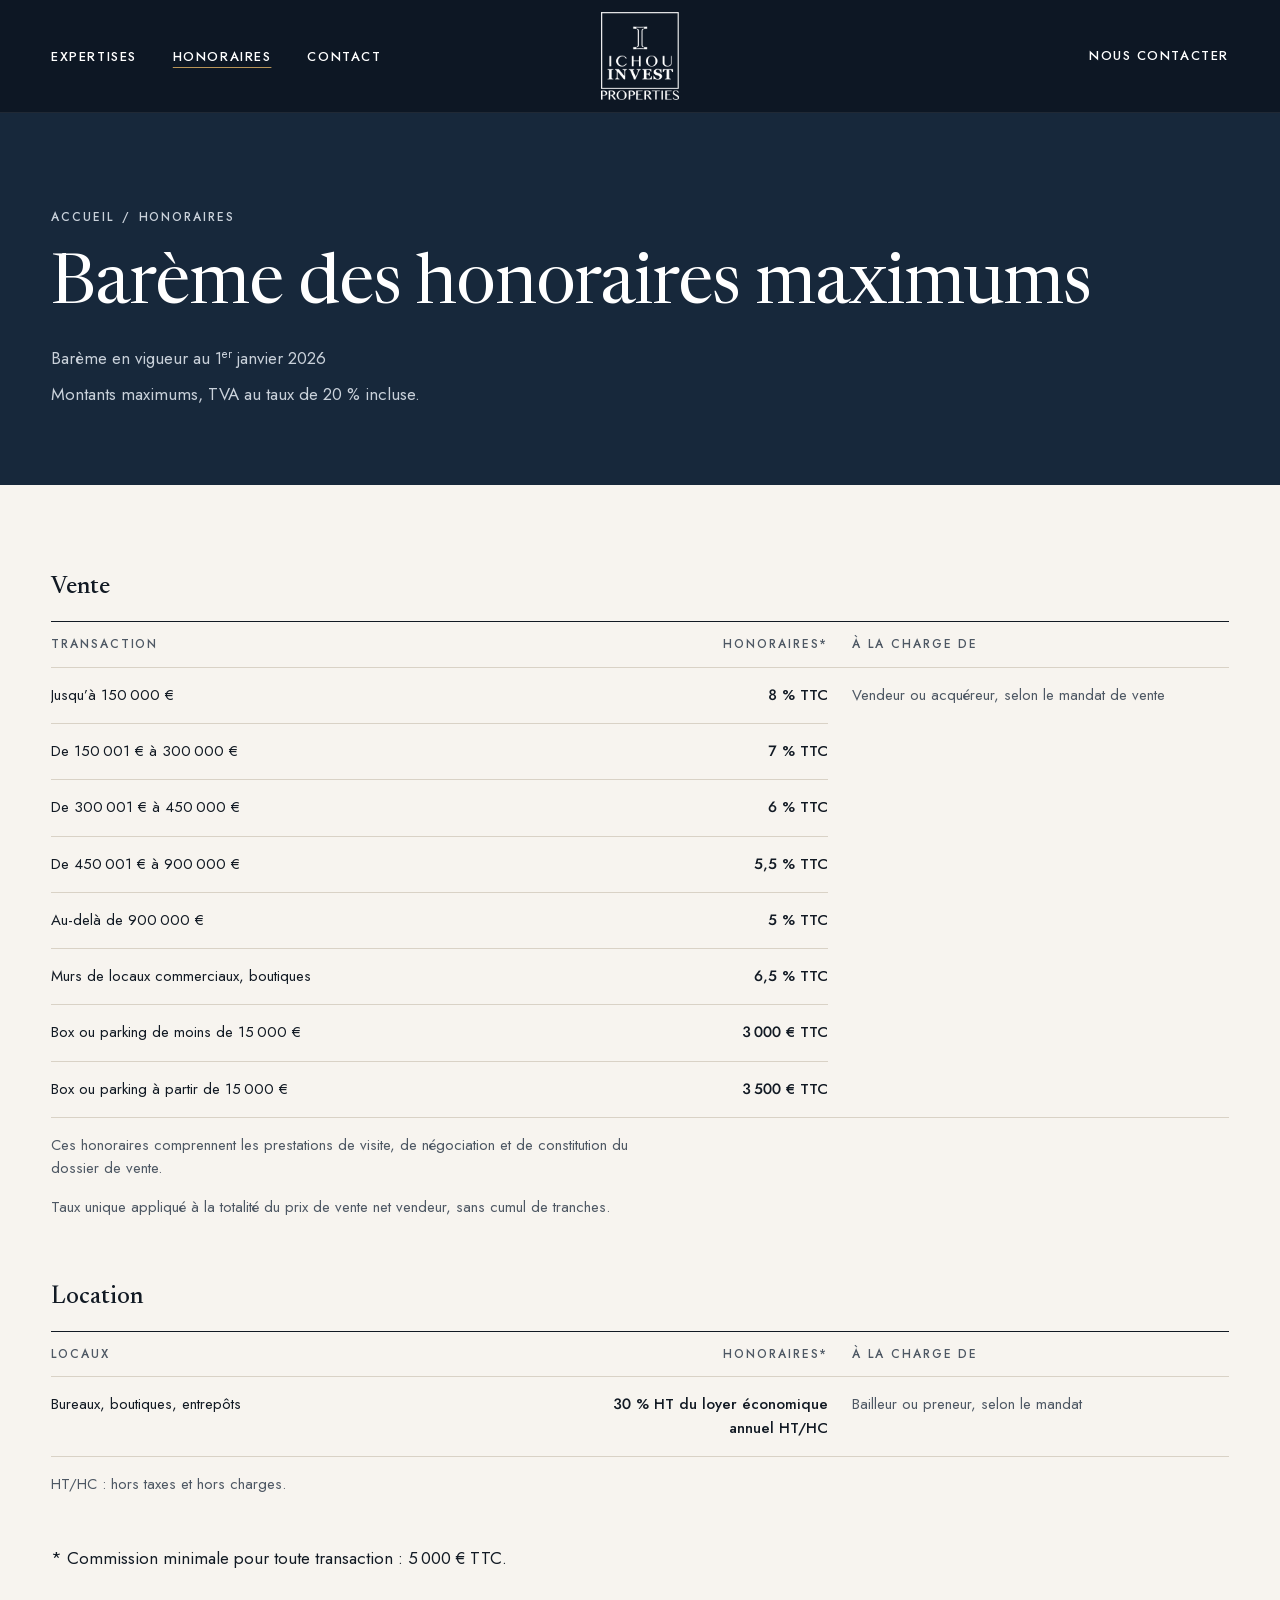
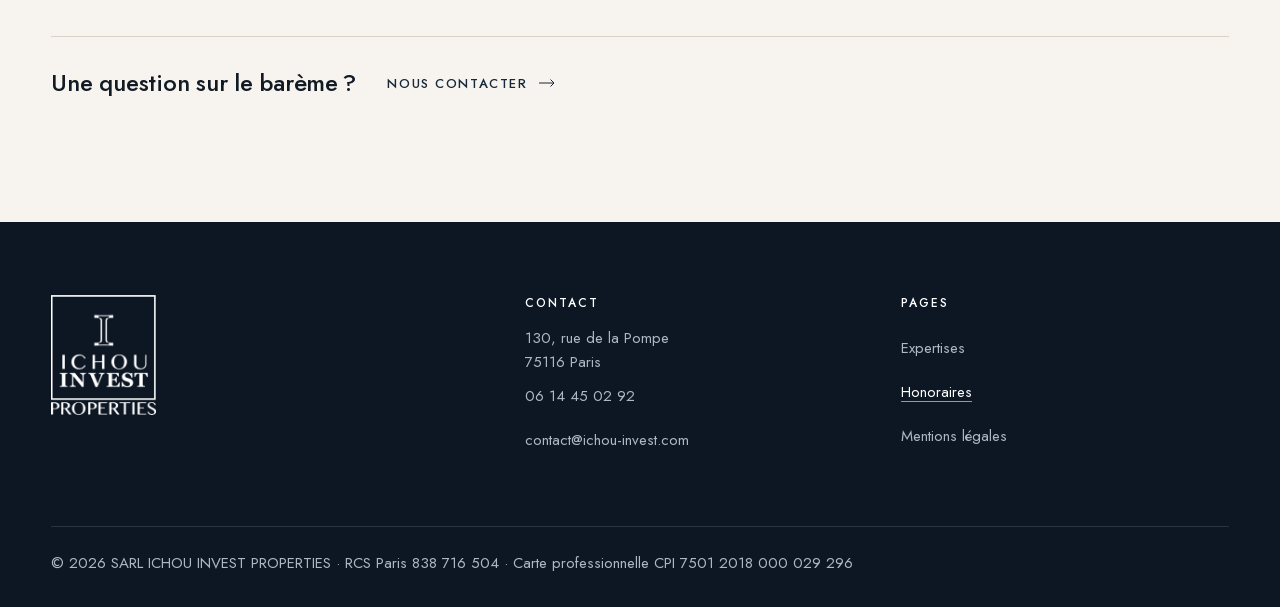
<file: honoraires.html>
<!doctype html>
<html lang="fr">
<head>
<meta charset="utf-8">
<meta name="viewport" content="width=device-width, initial-scale=1, viewport-fit=cover">
<title>Honoraires · ICHOU INVEST PROPERTIES</title>
<meta name="description" content="Barème des honoraires d’ICHOU INVEST PROPERTIES : vente et location.">
<link rel="stylesheet" href="fonts.css">
<link rel="stylesheet" href="style.css">
<script>document.documentElement.classList.add('js');document.documentElement.lang='fr';</script>
</head>
<body>
<a class="skip" href="#contenu">Aller au contenu</a>
<svg class="sprite" aria-hidden="true" focusable="false"><symbol id="mark-i" viewBox="0 0 24 36"><rect x="1" y="0" width="22" height="2" fill="currentColor"/><rect x="4" y="3.2" width="16" height="1.2" fill="currentColor"/><rect x="7.5" y="5.6" width="2.6" height="24.8" fill="currentColor"/><rect x="10.9" y="5.6" width="2.2" height="24.8" fill="currentColor"/><rect x="13.9" y="5.6" width="2.6" height="24.8" fill="currentColor"/><rect x="4" y="31.6" width="16" height="1.2" fill="currentColor"/><rect x="1" y="34" width="22" height="2" fill="currentColor"/></symbol></svg>


<header class="site-header" id="site-header">
  <div class="wrap header-inner">
    <nav class="main-nav" aria-label="Navigation principale">
      <ul><li><a class="nav-link" href="index.html#expertises">Expertises</a></li><li><a class="nav-link" href="honoraires.html" aria-current="page">Honoraires</a></li><li><a class="nav-link" href="index.html#contact">Contact</a></li></ul>
    </nav>
    <a class="brand" href="index.html" aria-label="ICHOU INVEST PROPERTIES, accueil">
      <img class="logo" src="img/logo-blanc.png" width="452" height="516" alt="ICHOU INVEST PROPERTIES">
    </a>
    <div class="header-actions">
      <a class="header-cta" href="index.html#contact">Nous contacter</a>
      <button class="text-btn menu-btn" type="button" aria-expanded="false" aria-controls="menu">Menu</button>
    </div>
  </div>
</header>

<div class="menu" id="menu" role="dialog" aria-modal="true" aria-label="Menu" hidden>
  <div class="wrap menu-inner">
    <div class="menu-top">
      <a class="brand" href="index.html" aria-label="ICHOU INVEST PROPERTIES, accueil">
        <img class="logo" src="img/logo-blanc.png" width="452" height="516" alt="ICHOU INVEST PROPERTIES">
      </a>
      <button class="text-btn menu-close" type="button">Fermer</button>
    </div>
    <nav class="menu-nav" aria-label="Menu">
      <ul><li><a href="index.html#expertises">Expertises</a></li><li><a href="honoraires.html" aria-current="page">Honoraires</a></li><li><a href="index.html#contact">Contact</a></li></ul>
    </nav>
    <address class="menu-contact">
      <a href="mailto:contact@ichou-invest.com">contact@ichou-invest.com</a>
      <span>130, rue de la Pompe, 75116&nbsp;Paris</span>
    </address>
  </div>
</div>

<main id="contenu">
  <section class="page-hero"><div class="wrap page-intro">
    <nav class="trail label" aria-label="Fil d’Ariane">
      <ol><li><a href="index.html">Accueil</a></li><li><span aria-current="page">Honoraires</span></li></ol>
    </nav>
    <h1 class="page-title">Barème des honoraires maximums</h1>
    <p class="intro-meta">Barème en vigueur au 1<sup>er</sup>&nbsp;janvier 2026</p>
    <p class="intro-meta">Montants maximums, TVA au taux de 20&nbsp;% incluse.</p>
  </div></section>

  <div class="wrap grid12 fees-grid">
    <div class="fee-tables">
      <section class="fee-group" aria-labelledby="t-vente">
        <h2 id="t-vente">Vente</h2>
        <div class="table-wrap">
          <table class="fee-table" aria-labelledby="t-vente">
            <thead><tr><th scope="col">Transaction</th><th scope="col" class="val">Honoraires*</th><th scope="col" class="payer">À la charge de</th></tr></thead>
            <tbody>
                <tr><th scope="row">Jusqu’à 150&#8239;000&nbsp;€</th><td class="val">8&nbsp;% TTC</td><td class="payer" rowspan="8">Vendeur ou acquéreur, selon le mandat de vente</td></tr>
                <tr><th scope="row">De 150&#8239;001&nbsp;€ à 300&#8239;000&nbsp;€</th><td class="val">7&nbsp;% TTC</td></tr>
                <tr><th scope="row">De 300&#8239;001&nbsp;€ à 450&#8239;000&nbsp;€</th><td class="val">6&nbsp;% TTC</td></tr>
                <tr><th scope="row">De 450&#8239;001&nbsp;€ à 900&#8239;000&nbsp;€</th><td class="val">5,5&nbsp;% TTC</td></tr>
                <tr><th scope="row">Au-delà de 900&#8239;000&nbsp;€</th><td class="val">5&nbsp;% TTC</td></tr>
                <tr><th scope="row">Murs de locaux commerciaux, boutiques</th><td class="val">6,5&nbsp;% TTC</td></tr>
                <tr><th scope="row">Box ou parking de moins de 15&#8239;000&nbsp;€</th><td class="val">3&#8239;000&nbsp;€ TTC</td></tr>
                <tr><th scope="row">Box ou parking à partir de 15&#8239;000&nbsp;€</th><td class="val">3&#8239;500&nbsp;€ TTC</td></tr>
            </tbody>
            <tfoot class="payer-foot"><tr><td colspan="3"><span class="payer-label">À la charge de</span> Vendeur ou acquéreur, selon le mandat de vente</td></tr></tfoot>
          </table>
        </div>
        <p class="fee-note">Ces honoraires comprennent les prestations de visite, de négociation et de constitution du dossier de vente.</p>
        <p class="fee-note">Taux unique appliqué à la totalité du prix de vente net vendeur, sans cumul de tranches.</p>
      </section>

      <section class="fee-group" aria-labelledby="t-location">
        <h2 id="t-location">Location</h2>
        <div class="table-wrap">
          <table class="fee-table" aria-labelledby="t-location">
            <thead><tr><th scope="col">Locaux</th><th scope="col" class="val">Honoraires*</th><th scope="col" class="payer">À la charge de</th></tr></thead>
            <tbody>
                <tr><th scope="row">Bureaux, boutiques, entrepôts</th><td class="val val-wrap"><span>30&nbsp;% HT du loyer économique annuel HT/HC</span></td><td class="payer">Bailleur ou preneur, selon le mandat</td></tr>
            </tbody>
            <tfoot class="payer-foot"><tr><td colspan="3"><span class="payer-label">À la charge de</span> Bailleur ou preneur, selon le mandat</td></tr></tfoot>
          </table>
        </div>
        <p class="fee-note">HT/HC : hors taxes et hors charges.</p>
      </section>

      <p class="fee-coverage fee-note">* Commission minimale pour toute transaction : 5&#8239;000&nbsp;€ TTC.</p>

      <div class="fee-cta">
        <p>Une question sur le barème&#8239;?</p>
        <a class="tlink" href="index.html#contact"><span>Nous contacter</span><svg viewBox="0 0 16 8" width="16" height="8" aria-hidden="true" focusable="false"><path d="M0 4h15M11.5 .5 15 4l-3.5 3.5" fill="none" stroke="currentColor" stroke-width="1"/></svg></a>
      </div>
    </div>
  </div>
</main>

<footer class="site-footer">
  <div class="wrap">
    <div class="footer-cols">
      <div>
        <a class="lockup" href="index.html" aria-label="ICHOU INVEST PROPERTIES, accueil">
          <img class="logo" src="img/logo-blanc.png" width="452" height="516" alt="ICHOU INVEST PROPERTIES">
        </a>
      </div>
      <div>
        <p class="footer-title">Contact</p>
        <address class="footer-address">
          <span>130, rue de la Pompe</span>
          <span>75116&nbsp;Paris</span>
          <a href="tel:+33614450292">06&nbsp;14&nbsp;45&nbsp;02&nbsp;92</a>
          <a href="mailto:contact@ichou-invest.com">contact@ichou-invest.com</a>
        </address>
      </div>
      <nav aria-label="Pages du site">
        <p class="footer-title">Pages</p>
        <ul class="footer-links"><li><a href="index.html#expertises">Expertises</a></li><li><a href="honoraires.html" aria-current="page">Honoraires</a></li><li><a href="mentions-legales.html">Mentions légales</a></li></ul>
      </nav>
    </div>
    <p class="footer-legal">©&nbsp;2026 SARL ICHOU INVEST PROPERTIES · RCS Paris <span class="nowrap">838 716 504</span> · Carte professionnelle <span class="nowrap">CPI 7501 2018 000 029 296</span></p>
  </div>
</footer>

<script>
(function () {
  var root = document.documentElement;
  var reduce = window.matchMedia && window.matchMedia('(prefers-reduced-motion: reduce)').matches;

  /* Photos absentes : on masque l'image cassée, l'emplacement en pierre reste visible */
  [].forEach.call(document.querySelectorAll('.ph img'), function (img) {
    img.addEventListener('error', function () { img.hidden = true; });
    if (img.getAttribute('loading') !== 'lazy' && img.complete && img.naturalWidth === 0) img.hidden = true;
  });

  /* Filet de l'en-tête après 8px de défilement */
  var header = document.getElementById('site-header');
  if (header) {
    var onScroll = function () { header.classList.toggle('is-scrolled', (window.scrollY || root.scrollTop) > 8); };
    onScroll();
    window.addEventListener('scroll', onScroll, { passive: true });
  }

  /* Menu plein écran : focus piégé, retour au bouton à la fermeture */
  var menuBtn = document.querySelector('.menu-btn');
  var sheet = document.getElementById('menu');
  if (menuBtn && sheet) {
    var closeBtn = sheet.querySelector('.menu-close');
    var siblings = [].filter.call(sheet.parentNode.children, function (el) {
      return el !== sheet && el.tagName !== 'SCRIPT' && el.tagName !== 'LINK' && el.tagName !== 'STYLE';
    });
    var focusables = function () { return [].slice.call(sheet.querySelectorAll('a[href], button:not([disabled])')); };
    var onKey = function (e) {
      if (e.key === 'Escape') { e.preventDefault(); closeMenu(true); return; }
      if (e.key !== 'Tab') return;
      var f = focusables(); if (!f.length) return;
      var first = f[0], last = f[f.length - 1];
      if (e.shiftKey && document.activeElement === first) { e.preventDefault(); last.focus(); }
      else if (!e.shiftKey && document.activeElement === last) { e.preventDefault(); first.focus(); }
    };
    var openMenu = function () {
      sheet.hidden = false;
      menuBtn.setAttribute('aria-expanded', 'true');
      root.classList.add('menu-open');
      siblings.forEach(function (el) { el.inert = true; el.setAttribute('aria-hidden', 'true'); });
      document.addEventListener('keydown', onKey);
      closeBtn.focus();
    };
    var closeMenu = function (restore) {
      if (sheet.hidden) return;
      sheet.hidden = true;
      menuBtn.setAttribute('aria-expanded', 'false');
      root.classList.remove('menu-open');
      siblings.forEach(function (el) { el.inert = false; el.removeAttribute('aria-hidden'); });
      document.removeEventListener('keydown', onKey);
      if (restore) menuBtn.focus();
    };
    menuBtn.addEventListener('click', openMenu);
    closeBtn.addEventListener('click', function () { closeMenu(true); });
    sheet.addEventListener('click', function (e) {
      var a = e.target.closest ? e.target.closest('a[href]') : null;
      if (a) closeMenu(false);
    });
    if (window.matchMedia) {
      var mq = window.matchMedia('(min-width: 980px)');
      var onMq = function (m) { if (m.matches) closeMenu(false); };
      if (mq.addEventListener) mq.addEventListener('change', onMq); else if (mq.addListener) mq.addListener(onMq);
    }
  }

  /* Copier l'adresse e-mail, avec repli par sélection du texte */
  var copyBtn = document.getElementById('copy-mail');
  if (copyBtn) {
    var status = document.getElementById('copy-status');
    var mailEl = document.getElementById('contact-mail');
    var label = copyBtn.textContent;
    var address = 'contact@ichou-invest.com';
    var timer;
    var say = function (msg, btnText) {
      if (status) status.textContent = msg;
      copyBtn.textContent = btnText;
      clearTimeout(timer);
      timer = setTimeout(function () { copyBtn.textContent = label; }, 2400);
    };
    var fallback = function () {
      var copied = false;
      try {
        var range = document.createRange();
        range.selectNodeContents(mailEl);
        var sel = window.getSelection();
        sel.removeAllRanges();
        sel.addRange(range);
        copied = document.execCommand && document.execCommand('copy');
      } catch (e) { copied = false; }
      if (copied) say('Adresse e-mail copiée.', 'Adresse copiée');
      else say('Adresse sélectionnée : copiez-la avec Ctrl+C ou Cmd+C.', 'Adresse sélectionnée');
    };
    copyBtn.addEventListener('click', function () {
      try {
        if (navigator.clipboard && navigator.clipboard.writeText) {
          navigator.clipboard.writeText(address).then(function () { say('Adresse e-mail copiée.', 'Adresse copiée'); }, fallback);
        } else { fallback(); }
      } catch (e) { fallback(); }
    });
  }

  /* Apparition au défilement : une fois, depuis un état visible (rien n'est masqué en attendant) */
  if (!reduce && 'IntersectionObserver' in window) {
    var items = [].slice.call(document.querySelectorAll('[data-reveal]'));
    var vh = window.innerHeight || root.clientHeight;
    var io = new IntersectionObserver(function (entries) {
      entries.forEach(function (en) {
        if (!en.isIntersecting) return;
        io.unobserve(en.target);
        en.target.classList.add('is-revealing');
      });
    }, { threshold: 0 });
    items.forEach(function (el) {
      if (el.getBoundingClientRect().top < vh) return;
      io.observe(el);
    });
  }
})();
</script>
</body>
</html>
</file>
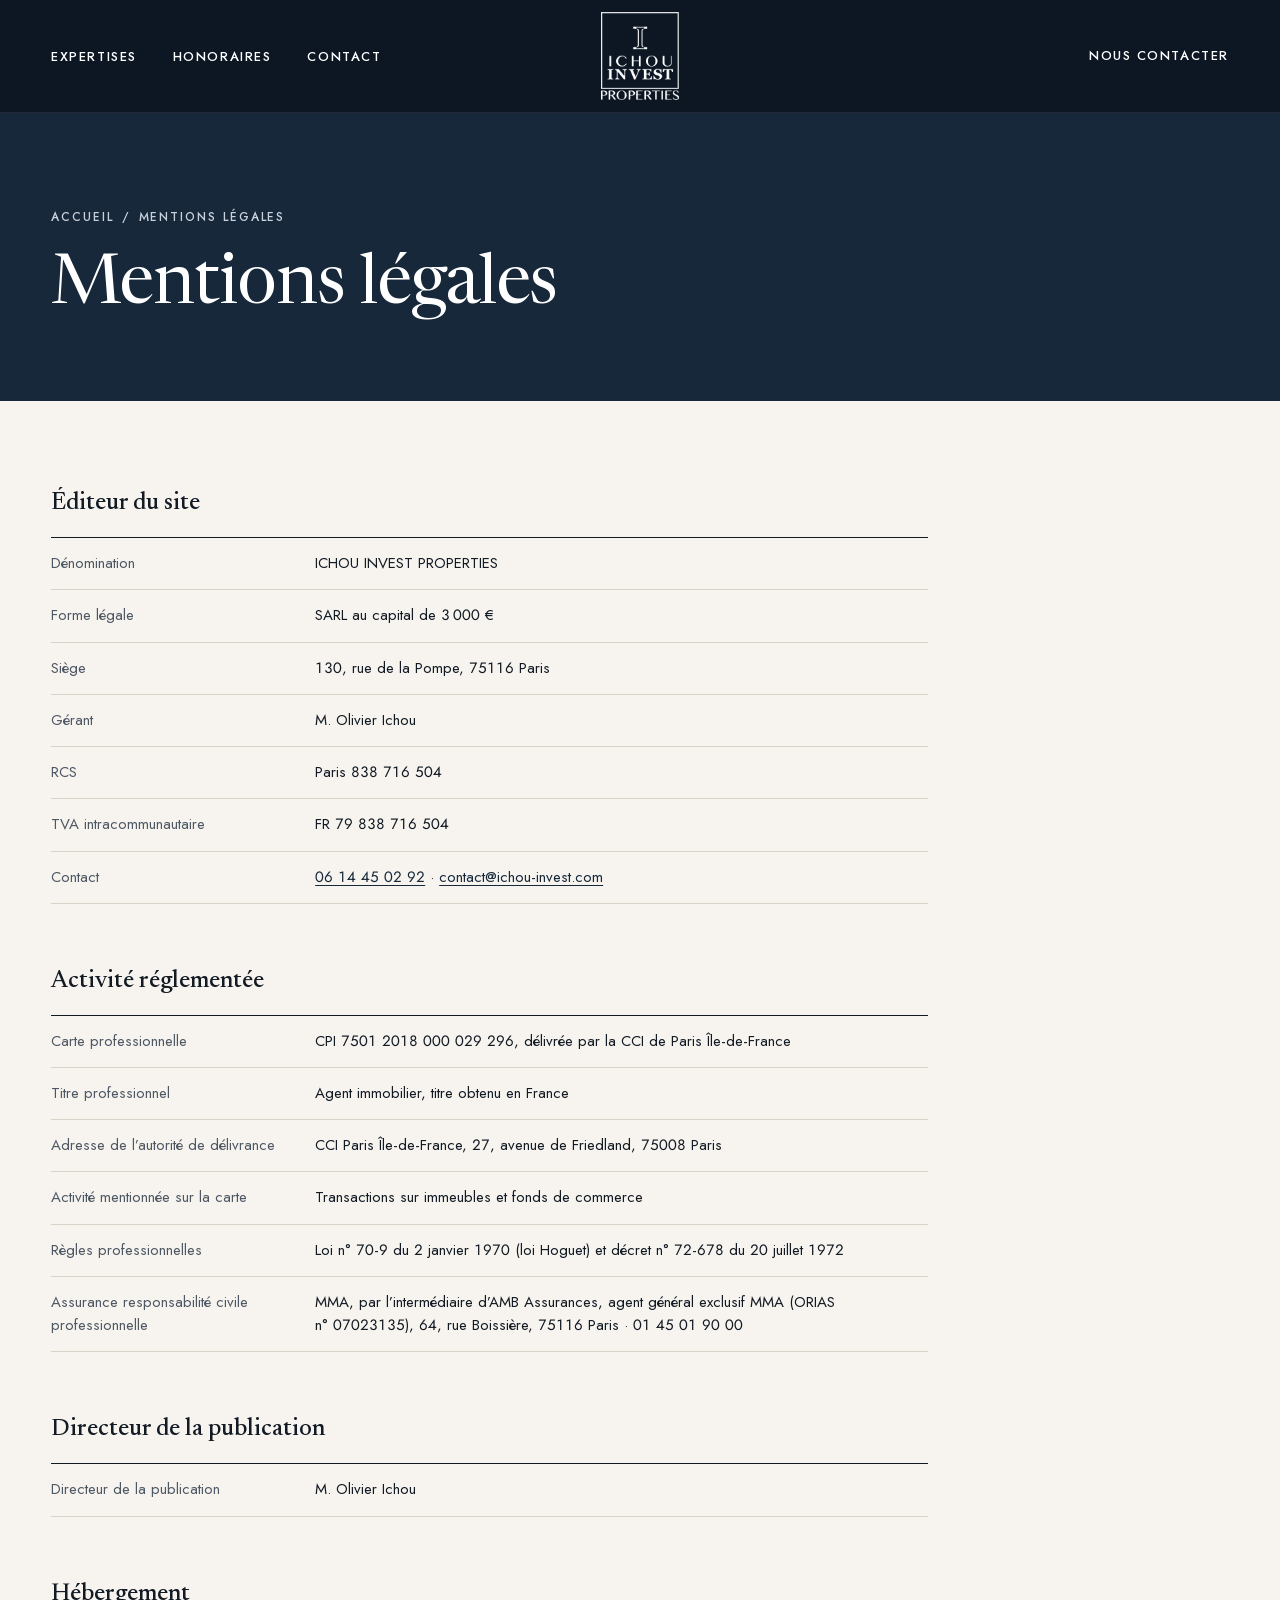
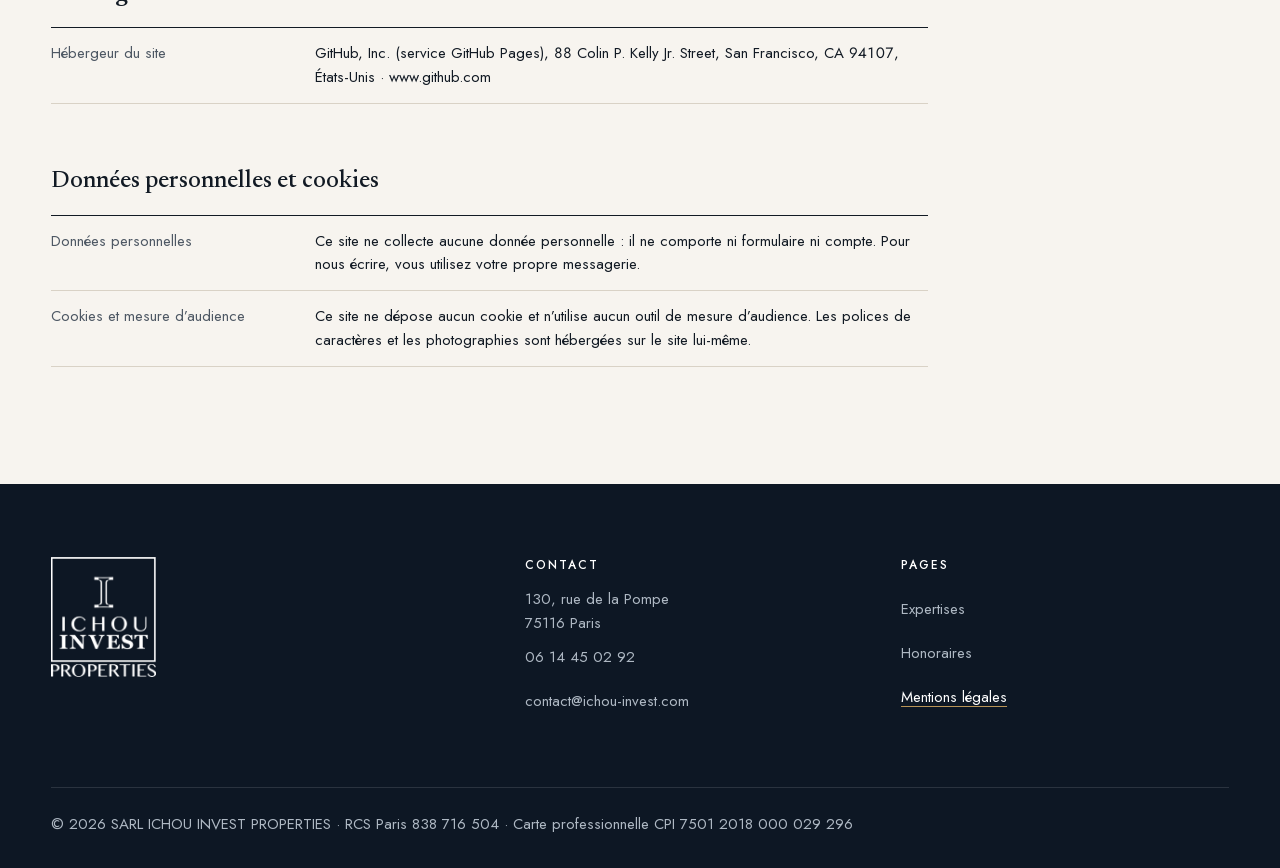
<file: mentions-legales.html>
<!doctype html>
<html lang="fr">
<head>
<meta charset="utf-8">
<meta name="viewport" content="width=device-width, initial-scale=1, viewport-fit=cover">
<title>Mentions légales · ICHOU INVEST PROPERTIES</title>
<meta name="description" content="Mentions légales d’ICHOU INVEST PROPERTIES, SARL, 130, rue de la Pompe, 75116 Paris.">
<link rel="stylesheet" href="fonts.css">
<link rel="stylesheet" href="style.css">
<script>document.documentElement.classList.add('js');document.documentElement.lang='fr';</script>
</head>
<body>
<a class="skip" href="#contenu">Aller au contenu</a>
<svg class="sprite" aria-hidden="true" focusable="false"><symbol id="mark-i" viewBox="0 0 24 36"><rect x="1" y="0" width="22" height="2" fill="currentColor"/><rect x="4" y="3.2" width="16" height="1.2" fill="currentColor"/><rect x="7.5" y="5.6" width="2.6" height="24.8" fill="currentColor"/><rect x="10.9" y="5.6" width="2.2" height="24.8" fill="currentColor"/><rect x="13.9" y="5.6" width="2.6" height="24.8" fill="currentColor"/><rect x="4" y="31.6" width="16" height="1.2" fill="currentColor"/><rect x="1" y="34" width="22" height="2" fill="currentColor"/></symbol></svg>


<header class="site-header" id="site-header">
  <div class="wrap header-inner">
    <nav class="main-nav" aria-label="Navigation principale">
      <ul><li><a class="nav-link" href="index.html#expertises">Expertises</a></li><li><a class="nav-link" href="honoraires.html">Honoraires</a></li><li><a class="nav-link" href="index.html#contact">Contact</a></li></ul>
    </nav>
    <a class="brand" href="index.html" aria-label="ICHOU INVEST PROPERTIES, accueil">
      <img class="logo" src="img/logo-blanc.png" width="452" height="516" alt="ICHOU INVEST PROPERTIES">
    </a>
    <div class="header-actions">
      <a class="header-cta" href="index.html#contact">Nous contacter</a>
      <button class="text-btn menu-btn" type="button" aria-expanded="false" aria-controls="menu">Menu</button>
    </div>
  </div>
</header>

<div class="menu" id="menu" role="dialog" aria-modal="true" aria-label="Menu" hidden>
  <div class="wrap menu-inner">
    <div class="menu-top">
      <a class="brand" href="index.html" aria-label="ICHOU INVEST PROPERTIES, accueil">
        <img class="logo" src="img/logo-blanc.png" width="452" height="516" alt="ICHOU INVEST PROPERTIES">
      </a>
      <button class="text-btn menu-close" type="button">Fermer</button>
    </div>
    <nav class="menu-nav" aria-label="Menu">
      <ul><li><a href="index.html#expertises">Expertises</a></li><li><a href="honoraires.html">Honoraires</a></li><li><a href="index.html#contact">Contact</a></li></ul>
    </nav>
    <address class="menu-contact">
      <a href="mailto:contact@ichou-invest.com">contact@ichou-invest.com</a>
      <span>130, rue de la Pompe, 75116&nbsp;Paris</span>
    </address>
  </div>
</div>

<main id="contenu">
  <section class="page-hero"><div class="wrap page-intro">
    <nav class="trail label" aria-label="Fil d’Ariane">
      <ol><li><a href="index.html">Accueil</a></li><li><span aria-current="page">Mentions légales</span></li></ol>
    </nav>
    <h1 class="page-title">Mentions légales</h1>
  </div></section>

  <div class="wrap grid12 legal-grid">
    <div class="legal-groups">
      <section class="legal-group" aria-labelledby="g-editeur">
        <h2 id="g-editeur">Éditeur du site</h2>
        <dl class="deflist">
          <div><dt>Dénomination</dt><dd>ICHOU INVEST PROPERTIES</dd></div>
          <div><dt>Forme légale</dt><dd>SARL au capital de 3&#8239;000&nbsp;€</dd></div>
          <div><dt>Siège</dt><dd>130, rue de la Pompe, 75116&nbsp;Paris</dd></div>
          <div><dt>Gérant</dt><dd>M. Olivier Ichou</dd></div>
          <div><dt>RCS</dt><dd>Paris 838 716 504</dd></div>
          <div><dt>TVA intracommunautaire</dt><dd>FR 79 838 716 504</dd></div>
          <div><dt>Contact</dt><dd><a href="tel:+33614450292">06&nbsp;14&nbsp;45&nbsp;02&nbsp;92</a> · <a href="mailto:contact@ichou-invest.com">contact@ichou-invest.com</a></dd></div>
        </dl>
      </section>
      <section class="legal-group" aria-labelledby="g-activite">
        <h2 id="g-activite">Activité réglementée</h2>
        <dl class="deflist">
          <div><dt>Carte professionnelle</dt><dd><span class="nowrap">CPI 7501 2018 000 029 296</span>, délivrée par la CCI de Paris Île-de-France</dd></div>
          <div><dt>Titre professionnel</dt><dd>Agent immobilier, titre obtenu en France</dd></div>
          <div><dt>Adresse de l’autorité de délivrance</dt><dd>CCI Paris Île-de-France, 27, avenue de Friedland, 75008 Paris</dd></div>
          <div><dt>Activité mentionnée sur la carte</dt><dd>Transactions sur immeubles et fonds de commerce</dd></div>
          <div><dt>Règles professionnelles</dt><dd>Loi n°&nbsp;70-9 du 2&nbsp;janvier 1970 (loi Hoguet) et décret n°&nbsp;72-678 du 20&nbsp;juillet 1972</dd></div>
          <div><dt>Assurance responsabilité civile professionnelle</dt><dd>MMA, par l’intermédiaire d’AMB Assurances, agent général exclusif MMA (ORIAS n°&nbsp;07023135), 64, rue Boissière, 75116&nbsp;Paris · 01&nbsp;45&nbsp;01&nbsp;90&nbsp;00</dd></div>
        </dl>
      </section>
      <section class="legal-group" aria-labelledby="g-directeur">
        <h2 id="g-directeur">Directeur de la publication</h2>
        <dl class="deflist">
          <div><dt>Directeur de la publication</dt><dd>M. Olivier Ichou</dd></div>
        </dl>
      </section>
      <section class="legal-group" aria-labelledby="g-hebergement">
        <h2 id="g-hebergement">Hébergement</h2>
        <dl class="deflist">
          <div><dt>Hébergeur du site</dt><dd>GitHub, Inc. (service GitHub Pages), 88 Colin P. Kelly Jr. Street, San Francisco, CA 94107, États-Unis · www.github.com</dd></div>
        </dl>
      </section>
      <section class="legal-group" aria-labelledby="g-donnees">
        <h2 id="g-donnees">Données personnelles et cookies</h2>
        <dl class="deflist">
          <div><dt>Données personnelles</dt><dd>Ce site ne collecte aucune donnée personnelle : il ne comporte ni formulaire ni compte. Pour nous écrire, vous utilisez votre propre messagerie.</dd></div>
          <div><dt>Cookies et mesure d’audience</dt><dd>Ce site ne dépose aucun cookie et n’utilise aucun outil de mesure d’audience. Les polices de caractères et les photographies sont hébergées sur le site lui-même.</dd></div>
        </dl>
      </section>
    </div>
  </div>
</main>

<footer class="site-footer">
  <div class="wrap">
    <div class="footer-cols">
      <div>
        <a class="lockup" href="index.html" aria-label="ICHOU INVEST PROPERTIES, accueil">
          <img class="logo" src="img/logo-blanc.png" width="452" height="516" alt="ICHOU INVEST PROPERTIES">
        </a>
      </div>
      <div>
        <p class="footer-title">Contact</p>
        <address class="footer-address">
          <span>130, rue de la Pompe</span>
          <span>75116&nbsp;Paris</span>
          <a href="tel:+33614450292">06&nbsp;14&nbsp;45&nbsp;02&nbsp;92</a>
          <a href="mailto:contact@ichou-invest.com">contact@ichou-invest.com</a>
        </address>
      </div>
      <nav aria-label="Pages du site">
        <p class="footer-title">Pages</p>
        <ul class="footer-links"><li><a href="index.html#expertises">Expertises</a></li><li><a href="honoraires.html">Honoraires</a></li><li><a href="mentions-legales.html" aria-current="page">Mentions légales</a></li></ul>
      </nav>
    </div>
    <p class="footer-legal">©&nbsp;2026 SARL ICHOU INVEST PROPERTIES · RCS Paris <span class="nowrap">838 716 504</span> · Carte professionnelle <span class="nowrap">CPI 7501 2018 000 029 296</span></p>
  </div>
</footer>

<script>
(function () {
  var root = document.documentElement;
  var reduce = window.matchMedia && window.matchMedia('(prefers-reduced-motion: reduce)').matches;

  /* Photos absentes : on masque l'image cassée, l'emplacement en pierre reste visible */
  [].forEach.call(document.querySelectorAll('.ph img'), function (img) {
    img.addEventListener('error', function () { img.hidden = true; });
    if (img.getAttribute('loading') !== 'lazy' && img.complete && img.naturalWidth === 0) img.hidden = true;
  });

  /* Filet de l'en-tête après 8px de défilement */
  var header = document.getElementById('site-header');
  if (header) {
    var onScroll = function () { header.classList.toggle('is-scrolled', (window.scrollY || root.scrollTop) > 8); };
    onScroll();
    window.addEventListener('scroll', onScroll, { passive: true });
  }

  /* Menu plein écran : focus piégé, retour au bouton à la fermeture */
  var menuBtn = document.querySelector('.menu-btn');
  var sheet = document.getElementById('menu');
  if (menuBtn && sheet) {
    var closeBtn = sheet.querySelector('.menu-close');
    var siblings = [].filter.call(sheet.parentNode.children, function (el) {
      return el !== sheet && el.tagName !== 'SCRIPT' && el.tagName !== 'LINK' && el.tagName !== 'STYLE';
    });
    var focusables = function () { return [].slice.call(sheet.querySelectorAll('a[href], button:not([disabled])')); };
    var onKey = function (e) {
      if (e.key === 'Escape') { e.preventDefault(); closeMenu(true); return; }
      if (e.key !== 'Tab') return;
      var f = focusables(); if (!f.length) return;
      var first = f[0], last = f[f.length - 1];
      if (e.shiftKey && document.activeElement === first) { e.preventDefault(); last.focus(); }
      else if (!e.shiftKey && document.activeElement === last) { e.preventDefault(); first.focus(); }
    };
    var openMenu = function () {
      sheet.hidden = false;
      menuBtn.setAttribute('aria-expanded', 'true');
      root.classList.add('menu-open');
      siblings.forEach(function (el) { el.inert = true; el.setAttribute('aria-hidden', 'true'); });
      document.addEventListener('keydown', onKey);
      closeBtn.focus();
    };
    var closeMenu = function (restore) {
      if (sheet.hidden) return;
      sheet.hidden = true;
      menuBtn.setAttribute('aria-expanded', 'false');
      root.classList.remove('menu-open');
      siblings.forEach(function (el) { el.inert = false; el.removeAttribute('aria-hidden'); });
      document.removeEventListener('keydown', onKey);
      if (restore) menuBtn.focus();
    };
    menuBtn.addEventListener('click', openMenu);
    closeBtn.addEventListener('click', function () { closeMenu(true); });
    sheet.addEventListener('click', function (e) {
      var a = e.target.closest ? e.target.closest('a[href]') : null;
      if (a) closeMenu(false);
    });
    if (window.matchMedia) {
      var mq = window.matchMedia('(min-width: 980px)');
      var onMq = function (m) { if (m.matches) closeMenu(false); };
      if (mq.addEventListener) mq.addEventListener('change', onMq); else if (mq.addListener) mq.addListener(onMq);
    }
  }

  /* Copier l'adresse e-mail, avec repli par sélection du texte */
  var copyBtn = document.getElementById('copy-mail');
  if (copyBtn) {
    var status = document.getElementById('copy-status');
    var mailEl = document.getElementById('contact-mail');
    var label = copyBtn.textContent;
    var address = 'contact@ichou-invest.com';
    var timer;
    var say = function (msg, btnText) {
      if (status) status.textContent = msg;
      copyBtn.textContent = btnText;
      clearTimeout(timer);
      timer = setTimeout(function () { copyBtn.textContent = label; }, 2400);
    };
    var fallback = function () {
      var copied = false;
      try {
        var range = document.createRange();
        range.selectNodeContents(mailEl);
        var sel = window.getSelection();
        sel.removeAllRanges();
        sel.addRange(range);
        copied = document.execCommand && document.execCommand('copy');
      } catch (e) { copied = false; }
      if (copied) say('Adresse e-mail copiée.', 'Adresse copiée');
      else say('Adresse sélectionnée : copiez-la avec Ctrl+C ou Cmd+C.', 'Adresse sélectionnée');
    };
    copyBtn.addEventListener('click', function () {
      try {
        if (navigator.clipboard && navigator.clipboard.writeText) {
          navigator.clipboard.writeText(address).then(function () { say('Adresse e-mail copiée.', 'Adresse copiée'); }, fallback);
        } else { fallback(); }
      } catch (e) { fallback(); }
    });
  }

  /* Apparition au défilement : une fois, depuis un état visible (rien n'est masqué en attendant) */
  if (!reduce && 'IntersectionObserver' in window) {
    var items = [].slice.call(document.querySelectorAll('[data-reveal]'));
    var vh = window.innerHeight || root.clientHeight;
    var io = new IntersectionObserver(function (entries) {
      entries.forEach(function (en) {
        if (!en.isIntersecting) return;
        io.unobserve(en.target);
        en.target.classList.add('is-revealing');
      });
    }, { threshold: 0 });
    items.forEach(function (el) {
      if (el.getBoundingClientRect().top < vh) return;
      io.observe(el);
    });
  }
})();
</script>
</body>
</html>
</file>
<file: fonts.css>
/* Polices hébergées sur le site (Newsreader, Jost : licence SIL Open Font) */
@font-face {
  font-family: 'Jost';
  font-style: normal;
  font-weight: 400;
  font-display: swap;
  src: url(fonts/jost.woff2) format('woff2');
  unicode-range: U+0000-00FF, U+0131, U+0152-0153, U+02BB-02BC, U+02C6, U+02DA, U+02DC, U+0304, U+0308, U+0329, U+2000-206F, U+20AC, U+2122, U+2191, U+2193, U+2212, U+2215, U+FEFF, U+FFFD;
}
@font-face {
  font-family: 'Jost';
  font-style: normal;
  font-weight: 500;
  font-display: swap;
  src: url(fonts/jost.woff2) format('woff2');
  unicode-range: U+0000-00FF, U+0131, U+0152-0153, U+02BB-02BC, U+02C6, U+02DA, U+02DC, U+0304, U+0308, U+0329, U+2000-206F, U+20AC, U+2122, U+2191, U+2193, U+2212, U+2215, U+FEFF, U+FFFD;
}
@font-face {
  font-family: 'Newsreader';
  font-style: normal;
  font-weight: 300 500;
  font-display: swap;
  src: url(fonts/newsreader.woff2) format('woff2');
  unicode-range: U+0000-00FF, U+0131, U+0152-0153, U+02BB-02BC, U+02C6, U+02DA, U+02DC, U+0304, U+0308, U+0329, U+2000-206F, U+20AC, U+2122, U+2191, U+2193, U+2212, U+2215, U+FEFF, U+FFFD;
}
</file>
<file: style.css>
/* Ichou Invest Properties : « Pierre, zinc, laiton »
   Layout: editorial, asymmetric 12-column grid on pale limestone. Split hero with a façade photo
   running off the right edge; zinc blue carries every action and the footer; brass only in hairlines
   and the column monogram. Square corners, hairlines instead of card borders, left-aligned text. */

:root {
  /* Couleurs (8 nommées) */
  --pierre-claire: #FAFAF8;   /* fond de page, blanc neutre */
  --blanc: #FFFFFF;           /* surfaces : contact, panneau d’honoraires */
  --pierre: #F0F0ED;          /* bande alternée (Approche) */
  --filet: #DDDDD8;           /* filets 1px */
  --encre: #1A1E23;           /* texte et titres */
  --encre-2: #545A61;         /* texte secondaire, étiquettes */
  --zinc: #243B4C;            /* boutons, liens, focus, pied de page */
  --laiton: #8A6B3C;          /* décor uniquement : monogramme, filets de 32px, soulignés */

  /* Dérivés */
  --on-zinc: #FFFFFF;
  --zinc-hover: #182A37;
  --header-bg: rgb(250 250 248 / .86);
  --footer-bg: #243B4C;
  --footer-text: #C5CDD4;
  --footer-strong: #FFFFFF;
  --footer-mark: #C8A870;
  --footer-line: rgb(255 255 255 / .14);
  --footer-edge: transparent;
  --todo-bg: #F1EBDF;         /* pastille de maquette, jamais en production */
  --todo-fg: #6B5226;
  --ph-bg: var(--pierre);     /* emplacement photo vide */
  --ph-line: var(--filet);

  /* Typographie */
  --f-display: "Bodoni Moda", "Didot", "Bodoni 72", "Bodoni MT", "Times New Roman", serif;
  --f-text: "Jost", "Futura", "Avenir Next", "Century Gothic", "Segoe UI", system-ui, sans-serif;
  --fs-display: clamp(2.75rem, 1.9rem + 3.6vw, 5.25rem);
  --fs-word: clamp(3rem, 2rem + 4.4vw, 6rem);
  --fs-title: clamp(2.25rem, 1.8rem + 2vw, 3.5rem);   /* h1 des pages intérieures (Didone) */
  --fs-h2: clamp(1.875rem, 1.5rem + 1.6vw, 3rem);     /* h2 en linéale */
  --fs-h3: clamp(1.25rem, 1.15rem + 0.45vw, 1.5rem);  /* h3 en linéale */
  --fs-contact: clamp(1.5rem, 1.2rem + 1.3vw, 2.25rem);
  --fs-lead: clamp(1.125rem, 1.05rem + 0.35vw, 1.3125rem);
  --fs-body: 1.0625rem;
  --fs-small: 0.9375rem;
  --fs-nav: 0.8125rem;
  --fs-label: 0.75rem;

  /* Espace et grille */
  --container: 82.5rem;
  --gutter-x: clamp(1rem, 4vw, 3.5rem);
  --col-gap: clamp(16px, 2vw, 32px);
  --section-y: clamp(4rem, 2.5rem + 6vw, 9rem);
  --header-h: 64px;

  /* Mouvement */
  --ease: cubic-bezier(.22, .61, .36, 1);
  --d: 0ms;                   /* délai d’apparition, surchargé tuile par tuile */
}

@media (min-width: 980px) {
  :root { --header-h: 76px; }
}

/* ---------- Base ---------- */
*, *::before, *::after { box-sizing: border-box; }
:root {
  padding-top: env(safe-area-inset-top, 0px);
  padding-bottom: env(safe-area-inset-bottom, 0px);
  -webkit-text-size-adjust: 100%;
  scroll-padding-top: calc(var(--header-h) + 16px);
}
@media (prefers-reduced-motion: no-preference) {
  :root { scroll-behavior: smooth; }
}
body {
  margin: 0;
  background: var(--pierre-claire);
  color: var(--encre);
  font-family: var(--f-text);
  font-weight: 400;
  font-size: var(--fs-body);
  line-height: 1.65;
  font-kerning: normal;
  -webkit-font-smoothing: antialiased;
}
img, svg { display: block; max-width: 100%; }
[hidden] { display: none !important; }
a { color: var(--zinc); }
:focus-visible { outline: 2px solid var(--zinc); outline-offset: 3px; }
::selection { background: var(--zinc); color: var(--on-zinc); }
p, ul, ol, dl, dd, figure { margin: 0; }
p { text-wrap: pretty; }
sup { font-size: .68em; line-height: 0; vertical-align: .5em; }
.nowrap { white-space: nowrap; }
.sprite { position: absolute; width: 0; height: 0; overflow: hidden; }

h1, h2, h3 {
  margin: 0;
  color: var(--encre);
  text-wrap: balance;
}
h1, .word {
  font-family: var(--f-display);
  font-optical-sizing: auto;
  font-weight: 400;
}
h2, h3 {
  font-family: var(--f-text);
  font-weight: 500;
  letter-spacing: -0.01em;
}
h2 { font-size: var(--fs-h2); line-height: 1.1; }
h3 { font-size: var(--fs-h3); line-height: 1.25; }

.wrap {
  width: 100%;
  max-width: calc(var(--container) + 2 * var(--gutter-x));
  margin-inline: auto;
  padding-inline: var(--gutter-x);
}
.grid12 {
  display: grid;
  grid-template-columns: repeat(12, minmax(0, 1fr));
  column-gap: var(--col-gap);
}
.grid12 > * { grid-column: 1 / -1; min-width: 0; }

/* Étiquettes */
.label, .eyebrow {
  font-family: var(--f-text);
  font-weight: 500;
  font-size: var(--fs-label);
  line-height: 1.4;
  letter-spacing: .16em;
  text-transform: uppercase;
  color: var(--encre-2);
}
.eyebrow { display: flex; align-items: center; gap: 16px; margin-bottom: 20px; }
.hero .eyebrow::before {
  content: "";
  flex: none;
  width: 32px;
  height: 1px;
  background: var(--laiton);
}

/* Pastille de maquette « à compléter » : ne doit jamais partir en production */
.todo {
  display: inline-block;
  padding: 2px 8px;
  background: var(--todo-bg);
  color: var(--todo-fg);
  font-family: var(--f-text);
  font-weight: 500;
  font-size: .8125rem;
  line-height: 1.45;
  letter-spacing: .01em;
  text-transform: none;
  white-space: normal;
  vertical-align: baseline;
}

/* ---------- Liens d’évitement et bandeau maquette ---------- */
.skip {
  position: absolute;
  left: 16px;
  top: 8px;
  z-index: 100;
  padding: 12px 16px;
  background: var(--zinc);
  color: var(--on-zinc);
  font-weight: 500;
  font-size: var(--fs-nav);
  letter-spacing: .12em;
  text-transform: uppercase;
  text-decoration: none;
  transform: translateY(-200%);
}
.skip:focus { transform: none; }

.notice {
  background: var(--todo-bg);
  color: var(--todo-fg);
  font-size: .8125rem;
  line-height: 1.45;
}
.notice p { padding-block: 8px; }

/* ---------- Boutons et liens ---------- */
.btn {
  display: inline-flex;
  align-items: center;
  justify-content: center;
  min-height: 48px;
  padding: 0 24px;
  border: 1px solid transparent;
  border-radius: 0;
  font-family: var(--f-text);
  font-weight: 500;
  font-size: var(--fs-nav);
  line-height: 1;
  letter-spacing: .12em;
  text-transform: uppercase;
  text-decoration: none;
  white-space: nowrap;
  cursor: pointer;
  transition: background-color 180ms var(--ease), color 180ms var(--ease), border-color 180ms var(--ease);
}
.btn-primary { background: var(--zinc); border-color: var(--zinc); color: var(--on-zinc); }
.btn-primary:hover { background: var(--zinc-hover); border-color: var(--zinc-hover); }
.btn-ghost { background: transparent; border-color: var(--encre); color: var(--encre); }
.btn-ghost:hover { background: var(--encre); color: var(--blanc); }

.tlink {
  display: inline-flex;
  align-items: center;
  gap: 12px;
  min-height: 44px;
  color: var(--zinc);
  font-family: var(--f-text);
  font-weight: 500;
  font-size: var(--fs-nav);
  line-height: 1;
  letter-spacing: .12em;
  text-transform: uppercase;
  text-decoration: none;
}
.tlink span { position: relative; padding-block: 6px; }
.tlink span::after {
  content: "";
  position: absolute;
  left: 0;
  right: 0;
  bottom: 0;
  height: 1px;
  background: currentColor;
  transform: scaleX(0);
  transform-origin: left center;
  transition: transform 250ms var(--ease);
}
.tlink svg { flex: none; width: 16px; height: 8px; transition: transform 200ms var(--ease); }
.tlink:hover span::after, .tlink:focus-visible span::after { transform: scaleX(1); }
.tlink:hover svg, .tlink:focus-visible svg { transform: translateX(4px); }

.actions { display: flex; flex-wrap: wrap; align-items: center; gap: 16px 32px; }

/* ---------- En-tête ---------- */
.site-header {
  position: sticky;
  top: env(safe-area-inset-top, 0px);
  z-index: 40;
  background: var(--header-bg);
  -webkit-backdrop-filter: blur(12px);
  backdrop-filter: blur(12px);
  border-bottom: 1px solid transparent;
  transition: border-color 200ms var(--ease), background-color 200ms var(--ease);
}
.site-header.is-scrolled { border-bottom-color: var(--filet); }
.header-inner {
  display: flex;
  align-items: center;
  gap: 24px;
  height: var(--header-h);
}

.brand {
  display: inline-flex;
  align-items: center;
  gap: 12px;
  min-height: 44px;
  color: var(--encre);
  text-decoration: none;
  margin-right: auto;
}
.brand .mark { flex: none; width: 24px; height: 36px; }
.brand-words {
  display: flex;
  flex-direction: column;
  font-family: var(--f-display);
  font-weight: 500;
  font-size: 10.5px;
  line-height: 1.15;
  letter-spacing: .24em;
  text-transform: uppercase;
}

.main-nav { display: none; margin-right: 12px; }
.main-nav ul { display: flex; gap: 32px; list-style: none; padding: 0; }
.nav-link {
  display: inline-flex;
  align-items: center;
  min-height: 44px;
  color: var(--encre-2);
  font-weight: 500;
  font-size: var(--fs-nav);
  line-height: 1;
  letter-spacing: .12em;
  text-transform: uppercase;
  text-decoration-line: underline;
  text-decoration-thickness: 1px;
  text-decoration-color: transparent;
  text-underline-offset: 6px;
  transition: color 180ms var(--ease), text-decoration-color 180ms var(--ease);
}
.nav-link:hover, .nav-link[aria-current="page"] { color: var(--encre); text-decoration-color: var(--laiton); }

.header-actions { display: flex; align-items: center; gap: 8px 28px; }
.header-cta { display: none; }
.text-btn {
  display: inline-flex;
  align-items: center;
  min-height: 44px;
  padding: 0 4px;
  background: none;
  border: 0;
  color: var(--encre);
  font-family: var(--f-text);
  font-weight: 500;
  font-size: var(--fs-nav);
  line-height: 1;
  letter-spacing: .12em;
  text-transform: uppercase;
  text-decoration: none;
  cursor: pointer;
}
.text-btn:hover { color: var(--zinc); }
.menu-btn { display: none; }
.js .menu-btn { display: inline-flex; }

@media (min-width: 980px) {
  .main-nav { display: block; }
  .header-cta { display: inline-flex; }
  .js .menu-btn { display: none; }
}

/* Menu plein écran (mobile) */
.menu {
  position: fixed;
  inset: 0;
  z-index: 60;
  overflow-y: auto;
  background: var(--pierre-claire);
  padding-top: env(safe-area-inset-top, 0px);
  padding-bottom: env(safe-area-inset-bottom, 0px);
}
.menu-inner {
  display: flex;
  flex-direction: column;
  gap: 32px;
  min-height: 100%;
  padding-bottom: 32px;
}
.menu-top { display: flex; align-items: center; justify-content: space-between; height: var(--header-h); }
.menu-nav ul { list-style: none; padding: 0; border-top: 1px solid var(--filet); }
.menu-nav a {
  display: block;
  padding-block: 12px;
  border-bottom: 1px solid var(--filet);
  color: var(--encre);
  font-family: var(--f-display);
  font-optical-sizing: auto;
  font-size: 2rem;
  line-height: 1.2;
  text-decoration: none;
}
.menu-nav a[aria-current="page"] { text-decoration: underline 1px var(--laiton); text-underline-offset: 8px; }
.menu-contact {
  margin-top: auto;
  display: grid;
  gap: 6px;
  color: var(--encre-2);
  font-size: var(--fs-small);
  font-style: normal;
}
.menu-contact a { color: var(--encre); text-decoration: none; }
:root.menu-open { overflow: hidden; }

/* ---------- Photos et emplacements ---------- */
/* Emplacement vide : fond uni et un seul filet d’encadrement (visible seulement si la photo manque) */
.ph {
  position: relative;
  overflow: hidden;
  background-color: var(--ph-bg);
}
.ph::before {
  content: "";
  position: absolute;
  inset: 16px;
  border: 1px solid var(--ph-line);
}
.ph img {
  position: absolute;
  inset: 0;
  z-index: 1;
  width: 100%;
  height: 100%;
  max-width: none;
  object-fit: cover;
}
.ph-note {
  position: absolute;
  left: 32px;
  bottom: 28px;
  max-width: calc(100% - 64px);
  color: var(--encre-2);
  font-weight: 500;
  font-size: var(--fs-label);
  line-height: 1.4;
  letter-spacing: .16em;
  text-transform: uppercase;
}

/* Pastille « photo proposée, non validée » : affichée seulement sur une photo effectivement chargée */
.ph-flag { position: absolute; top: 12px; left: 12px; z-index: 2; max-width: calc(100% - 24px); display: none; }
.ph img.is-loaded:not([hidden]) ~ .ph-flag { display: block; width: fit-content; }

/* ---------- Sections ---------- */
.section { padding-block: var(--section-y); }
.band { background: var(--pierre); --ph-bg: var(--pierre-claire); }
.surface { background: var(--blanc); }

/* ---------- Accueil : ouverture ---------- */
.hero { overflow-x: clip; }
.hero-grid { row-gap: 48px; padding-top: clamp(40px, 7vw, 72px); }
.hero-text { min-width: 0; }
.display {
  font-size: var(--fs-display);
  line-height: 1.02;
  letter-spacing: -0.02em;
  max-width: 11ch;
}
.lead {
  margin-top: 28px;
  max-width: 36ch;
  font-size: var(--fs-lead);
  line-height: 1.5;
  color: var(--encre);
}
.hero-text .actions { margin-top: 40px; }
.hero-media {
  margin-inline: calc(-1 * var(--gutter-x));
}
@media (max-width: 1023.98px) {
  /* La photo passe sous l’en-tête, le texte ensuite : Paris dès le premier écran */
  .hero-grid { padding-top: 0; row-gap: 32px; }
  .hero-media { order: -1; aspect-ratio: 4 / 3; }
}
@media (min-width: 600px) and (max-width: 1023.98px) {
  .hero-media { aspect-ratio: 16 / 10; }
}
@media (min-width: 1024px) {
  .hero-grid { padding-top: 0; align-items: center; }
  .hero-text { grid-column: 1 / 7; grid-row: 1; padding-right: 16px; }
  .hero-media {
    grid-column: 7 / -1;
    grid-row: 1;
    aspect-ratio: auto;
    height: clamp(520px, 78vh, 820px);
    margin-left: 0;
    margin-right: calc(-1 * max(var(--gutter-x), (100vw - var(--container)) / 2));
  }
}

/* Bandeau d’informations légales */
.facts {
  margin-top: clamp(32px, 4vw, 56px);
  padding-block: 20px;
  border-top: 1px solid var(--filet);
  border-bottom: 1px solid var(--filet);
  color: var(--encre-2);
  font-size: var(--fs-small);
  line-height: 1.55;
}
.facts .sep { padding-inline: .35em; }

/* ---------- Accueil : expertises ---------- */
.section-head { row-gap: 24px; margin-bottom: clamp(40px, 5vw, 72px); }
@media (min-width: 1024px) {
  .head-main { grid-column: 1 / 8; }
}

.tiles {
  list-style: none;
  padding: 0;
  display: grid;
  grid-template-columns: minmax(0, 1fr);
  gap: 32px var(--col-gap);
}
@media (min-width: 600px) { .tiles { grid-template-columns: repeat(2, minmax(0, 1fr)); } }
@media (min-width: 1100px) { .tiles { grid-template-columns: repeat(4, minmax(0, 1fr)); } }
.tile { display: flex; flex-direction: column; min-width: 0; }
.tile-media { aspect-ratio: 16 / 9; }
@media (min-width: 600px) {
  .tiles { row-gap: 48px; }
  .tile-media { aspect-ratio: 3 / 4; }
}
.tile-body {
  display: grid;
  gap: 10px;
  margin-top: 20px;
  padding-top: 16px;
  border-top: 1px solid var(--filet);
}
.tile-label { font-variant-numeric: tabular-nums; }
.tile-line { color: var(--encre-2); font-size: var(--fs-small); line-height: 1.55; }
.after-tiles {
  display: flex;
  flex-wrap: wrap;
  align-items: center;
  gap: 16px 32px;
  margin-top: clamp(40px, 5vw, 64px);
}

/* ---------- Accueil : approche ---------- */
.approach { row-gap: 48px; align-items: start; }
.approach-media { aspect-ratio: 3 / 2; order: 2; }
.approach-text { order: 1; display: grid; gap: 40px; }
.approach-head { display: grid; gap: 12px; justify-items: start; }
.approach-item { display: grid; gap: 20px; padding-top: 24px; border-top: 1px solid var(--encre); }
.word {
  font-size: var(--fs-word);
  line-height: .95;
  font-weight: 400;
  letter-spacing: -0.02em;
}
.approach-item p { max-width: 44ch; }
@media (min-width: 1024px) {
  .approach-media { grid-column: 1 / 6; aspect-ratio: 4 / 5; order: 0; }
  .approach-text { grid-column: 7 / -1; order: 0; gap: 56px; }
}

/* ---------- Accueil : contact ---------- */
.contact-grid { row-gap: 56px; }
.contact-text h2 { max-width: 16ch; }
.contact-lead { margin-top: 20px; max-width: 40ch; font-size: var(--fs-lead); line-height: 1.5; color: var(--encre-2); }
.contact-list { margin-top: 40px; }
.contact-list > div {
  display: grid;
  grid-template-columns: minmax(0, 1fr);
  gap: 6px 24px;
  align-items: baseline;
  padding-block: 20px;
  border-bottom: 1px solid var(--filet);
}
.contact-list > div:first-child { border-top: 1px solid var(--filet); }
.contact-list dt { font-weight: 500; font-size: var(--fs-label); line-height: 1.4; letter-spacing: .16em; text-transform: uppercase; color: var(--encre-2); }
.contact-list dd {
  min-width: 0;
  font-family: var(--f-display);
  font-optical-sizing: auto;
  font-size: var(--fs-contact);
  line-height: 1.2;
  overflow-wrap: anywhere;
}
.contact-list dd a {
  color: var(--encre);
  text-decoration: underline 1px var(--filet);
  text-underline-offset: 6px;
  transition: text-decoration-color 180ms var(--ease);
}
.contact-list dd a:hover { text-decoration-color: var(--laiton); }
.contact-list .map-link {
  display: inline-flex;
  align-items: center;
  min-height: 44px;
  margin-top: 4px;
  font-family: var(--f-text);
  font-size: var(--fs-small);
  line-height: 1.4;
  color: var(--zinc);
  text-decoration-color: currentColor;
  text-underline-offset: 4px;
}
.contact-text .actions { margin-top: 40px; }
.copy-status { min-height: 1.55em; margin-top: 12px; color: var(--encre-2); font-size: var(--fs-small); line-height: 1.55; }
.contact-media { aspect-ratio: 3 / 2; }
@media (min-width: 600px) {
  .contact-list > div { grid-template-columns: 8rem minmax(0, 1fr); }
}
@media (min-width: 1024px) {
  .contact-text { grid-column: 1 / 7; }
  .contact-media { grid-column: 7 / -1; aspect-ratio: 4 / 3; align-self: end; }
}

/* ---------- Pied de page ---------- */
.site-footer {
  padding-block: 72px 32px;
  background: var(--footer-bg);
  color: var(--footer-text);
  border-top: 1px solid var(--footer-edge);
  font-size: var(--fs-small);
  line-height: 1.6;
}
.site-footer a {
  color: var(--footer-text);
  text-decoration-line: underline;
  text-decoration-thickness: 1px;
  text-decoration-color: transparent;
  text-underline-offset: 4px;
  transition: color 180ms var(--ease), text-decoration-color 180ms var(--ease);
}
.site-footer a:hover { color: var(--footer-strong); text-decoration-color: var(--footer-mark); }
.site-footer :focus-visible { outline-color: var(--footer-strong); }
.footer-cols { display: grid; grid-template-columns: minmax(0, 1fr); gap: 48px; }
@media (min-width: 768px) {
  .footer-cols { grid-template-columns: minmax(0, 1.3fr) minmax(0, 1fr) minmax(0, 1fr); }
}
.site-footer .lockup {
  display: inline-flex;
  flex-direction: column;
  align-items: center;
  gap: 16px;
  color: var(--footer-strong);
  text-decoration: none;
  justify-self: start;
}
.lockup .mark { width: 35px; height: 52px; color: var(--footer-mark); }
.lockup-words {
  display: flex;
  flex-direction: column;
  align-items: center;
  padding-left: .24em;
  font-family: var(--f-display);
  font-weight: 500;
  font-size: 12px;
  line-height: 1.3;
  letter-spacing: .24em;
  text-transform: uppercase;
  color: var(--footer-strong);
}
.footer-title {
  margin-bottom: 14px;
  color: var(--footer-strong);
  font-weight: 500;
  font-size: var(--fs-label);
  line-height: 1.4;
  letter-spacing: .16em;
  text-transform: uppercase;
}
.site-footer address { font-style: normal; }
.footer-address { display: grid; justify-items: start; }
.footer-links { list-style: none; padding: 0; display: grid; justify-items: start; }
.footer-links a, .footer-address a { display: inline-flex; align-items: center; min-height: 44px; }
.footer-links a[aria-current="page"] { color: var(--footer-strong); text-decoration-color: var(--footer-mark); }
.footer-legal { margin-top: 64px; padding-top: 24px; border-top: 1px solid var(--footer-line); }

/* ---------- Pages intérieures ---------- */
.page-intro { padding-top: clamp(64px, 10vw, 96px); padding-bottom: clamp(48px, 6vw, 80px); }
.trail ol { list-style: none; padding: 0; display: flex; flex-wrap: wrap; gap: 8px; margin-bottom: 24px; }
.trail li + li::before { content: "/"; padding-right: 8px; }
.trail a { color: var(--encre-2); text-decoration: none; }
.trail a:hover { color: var(--encre); text-decoration: underline 1px var(--laiton); text-underline-offset: 4px; }
.page-title { font-size: var(--fs-title); line-height: 1.06; letter-spacing: -0.01em; }
.intro-meta { margin-top: 20px; color: var(--encre-2); }
.intro-meta + .intro-meta { margin-top: 8px; }

/* Honoraires */
.fees-grid { row-gap: 56px; padding-bottom: var(--section-y); align-items: start; }
.fee-summary { display: grid; gap: 16px; padding: 32px; background: var(--blanc); }
.fee-min {
  font-family: var(--f-display);
  font-optical-sizing: auto;
  font-weight: 500;
  font-size: var(--fs-contact);
  line-height: 1.12;
  font-variant-numeric: tabular-nums;
}
.fee-summary .fee-note { padding-top: 16px; border-top: 1px solid var(--filet); }
.fee-group > .fee-note { margin-top: 16px; max-width: 60ch; color: var(--encre-2); font-size: var(--fs-small); line-height: 1.55; }
.fee-coverage { margin-top: 48px; }
@media (min-width: 1024px) {
  .fee-summary {
    grid-column: 1 / 5;
    position: sticky;
    top: calc(env(safe-area-inset-top, 0px) + var(--header-h) + 24px);
  }
  .fee-tables { grid-column: 6 / -1; }
}
.fee-group + .fee-group { margin-top: 64px; }
.fee-group h2 { font-size: var(--fs-h3); font-weight: 500; line-height: 1.12; letter-spacing: 0; margin-bottom: 20px; }
.table-wrap { overflow-x: auto; }
.fee-table {
  width: 100%;
  border-collapse: collapse;
  border-top: 1px solid var(--encre);
  font-size: var(--fs-small);
  line-height: 1.55;
}
.fee-table th, .fee-table td {
  padding: 16px 0;
  border-bottom: 1px solid var(--filet);
  text-align: left;
  vertical-align: baseline;
  font-weight: 400;
}
.fee-table thead th {
  padding-block: 14px;
  color: var(--encre-2);
  font-weight: 500;
  font-size: var(--fs-label);
  line-height: 1.4;
  letter-spacing: .16em;
  text-transform: uppercase;
}
.fee-table .val {
  padding-left: 24px;
  text-align: right;
  font-weight: 500;
  font-variant-numeric: tabular-nums;
  white-space: nowrap;
}
.fee-table .val-wrap { white-space: normal; }
.fee-table .payer {
  width: 34%;
  padding-left: 24px;
  vertical-align: top;
  color: var(--encre-2);
  white-space: normal;
}
.fee-table thead .payer { vertical-align: baseline; }
.fee-table td.payer .todo { display: block; width: fit-content; margin-top: 8px; }
.fee-table .payer-foot { display: none; }
.fee-table .payer-foot td { padding-top: 16px; color: var(--encre-2); }
.fee-table .payer-label { display: block; margin-bottom: 4px; color: var(--encre-2); font-weight: 500; font-size: var(--fs-label); line-height: 1.4; letter-spacing: .16em; text-transform: uppercase; }
.fee-table .payer-foot .todo { display: block; width: fit-content; margin-top: 8px; }
@media (max-width: 599.98px) {
  /* Téléphone : la colonne « À la charge de » devient une ligne pleine largeur sous le tableau */
  .fee-table .payer { display: none; }
  .fee-table .payer-foot { display: table-footer-group; }
}
.fee-table .val-wrap > span { display: block; max-width: 22ch; margin-left: auto; }
.fee-table .val .todo { display: table; margin: 6px 0 0 auto; font-weight: 500; white-space: nowrap; }
.fee-flags { list-style: none; padding: 0; display: grid; gap: 8px; margin-top: 16px; }
.fee-cta {
  display: flex;
  flex-wrap: wrap;
  align-items: center;
  gap: 8px 32px;
  margin-top: 64px;
  padding-top: 24px;
  border-top: 1px solid var(--filet);
}
.fee-cta p { font-weight: 500; font-size: var(--fs-h3); line-height: 1.25; letter-spacing: -0.01em; }

/* Mentions légales */
.legal-grid { padding-bottom: var(--section-y); }
.legal-groups { display: grid; gap: 64px; }
@media (min-width: 1024px) { .legal-groups { grid-column: 1 / 10; } }
.legal-group h2 { font-size: var(--fs-h3); font-weight: 500; line-height: 1.12; letter-spacing: 0; margin-bottom: 20px; }
.legal-group > .group-note { margin-bottom: 16px; }
.legal-group > .group-text { margin-bottom: 12px; max-width: 60ch; color: var(--encre-2); font-size: var(--fs-small); line-height: 1.55; }
.deflist { border-top: 1px solid var(--encre); font-size: var(--fs-small); line-height: 1.55; }
.deflist > div {
  display: grid;
  grid-template-columns: minmax(0, 1fr);
  gap: 4px 24px;
  padding-block: 14px;
  border-bottom: 1px solid var(--filet);
}
.deflist dt { color: var(--encre-2); }
.deflist dd { min-width: 0; color: var(--encre); overflow-wrap: break-word; font-variant-numeric: tabular-nums; }
.deflist dd .todo { margin-top: 4px; }
.deflist dd a { color: var(--zinc); text-underline-offset: 3px; }
@media (min-width: 620px) {
  .deflist > div { grid-template-columns: 15rem minmax(0, 1fr); }
}

/* ---------- Mouvement ---------- */
@keyframes rise { from { opacity: 0; transform: translateY(12px); } to { opacity: 1; transform: none; } }
@keyframes settle { from { transform: scale(1.03); } to { transform: none; } }
@keyframes settle-tile { from { transform: scale(1.04); } to { transform: none; } }
.js .hero-text { animation: rise 500ms var(--ease) 120ms both; }
.js .hero-media img { animation: settle 1400ms var(--ease) both; }
.is-revealing { animation: rise 600ms var(--ease) var(--d, 0ms) both; }
.tile.is-revealing .tile-media img { animation: settle-tile 1000ms var(--ease) var(--d, 0ms) both; }

@media (prefers-reduced-motion: reduce) {
  *, *::before, *::after {
    animation: none !important;
    transition: none !important;
    scroll-behavior: auto !important;
  }
}

/* ---------- Impression (barème notamment) ---------- */
@media print {
  :root, :root:not([data-theme="light"]), :root[data-theme="dark"] {
    --pierre-claire: #FFFFFF;
    --blanc: #FFFFFF;
    --pierre: #FFFFFF;
    --filet: #BBBBBB;
    --encre: #000000;
    --encre-2: #000000;
    --zinc: #000000;
    --laiton: #000000;
    --header-bg: #FFFFFF;
    --footer-bg: #FFFFFF;
    --footer-text: #000000;
    --footer-strong: #000000;
    --footer-mark: #000000;
    --footer-line: #BBBBBB;
    --footer-edge: #BBBBBB;
    color-scheme: light;
  }
  .skip, .notice, .main-nav, .header-actions, .menu, .footer-cols, .fee-cta, .trail, .ph-note { display: none !important; }
  .site-header { position: static; -webkit-backdrop-filter: none; backdrop-filter: none; border-bottom: 1px solid var(--filet); }
  .fee-summary { position: static; padding: 0 0 16px; }
  .page-intro { padding-top: 24px; }
  .site-footer { padding-block: 16px 0; }
  .footer-legal { margin-top: 0; }
  a { text-decoration: none; }
  .js .hero-text, .is-revealing, .js .hero-media img { animation: none !important; }
  .fee-table tr { break-inside: avoid; }
}


/* =====================================================================
   Direction artistique v3 (30/09/2026) : grands aplats de couleur, photo pleine largeur,
   titres à empattements centrés, texte posé directement sur les fonds, boutons en pilule.
   Palette fixe (identité de marque), identique en mode clair et sombre.
   ===================================================================== */
:root {
  color-scheme: light;
  --nuit: #0D1724;            /* en-tête, pied de page */
  --marine: #17283B;          /* aplat contact, ouverture des pages intérieures */
  --marine-2: #22364C;        /* bandeau d'informations */
  --sable: #ECE5D9;           /* aplat expertises */
  --pierre-claire: #F7F4EF;   /* fond de page */
  --blanc: #FFFFFF;
  --encre: #121A24;
  --encre-2: #4E5864;
  --laiton: #B89457;          /* filets et accents */
  --sur-fonce: #FFFFFF;
  --sur-fonce-2: #C9D1DA;
  --zinc: #17283B;
  --zinc-hover: #0D1724;
  --on-zinc: #FFFFFF;
  --filet: #D9D2C6;
  --ph-bg: #DED6C9;
  --ph-line: #CFC6B7;
  --footer-bg: var(--nuit);
  --footer-text: #AEB8C3;
  --footer-strong: #FFFFFF;
  --footer-mark: var(--laiton);
  --footer-line: rgb(255 255 255 / .12);
  --f-display: "Newsreader", "Iowan Old Style", "Palatino Linotype", Georgia, serif;
  --fs-display: clamp(2.6rem, 1.6rem + 4.2vw, 5.5rem);
  --fs-h2: clamp(2.1rem, 1.5rem + 2.4vw, 3.6rem);
  --header-h: 72px;
}
@media (min-width: 980px) { :root { --header-h: 96px; } }
body { background: var(--pierre-claire); }

/* Titres : tous à empattements, graisse légère */
h1, h2, .page-title, .display {
  font-family: var(--f-display);
  font-weight: 400;
  letter-spacing: -0.015em;
}
h2 { font-size: var(--fs-h2); line-height: 1.05; }
h3 { font-family: var(--f-display); font-weight: 400; font-size: clamp(1.4rem, 1.2rem + .7vw, 1.8rem); letter-spacing: -0.01em; }

/* Boutons en pilule */
.btn { border-radius: 999px; min-height: 56px; padding: 0 36px; font-size: .875rem; letter-spacing: .08em; }
.btn-light { background: var(--blanc); border-color: var(--blanc); color: var(--nuit); }
.btn-light:hover { background: transparent; color: var(--blanc); }
.btn-ghost { border-radius: 999px; }
.block-marine .btn-ghost, .hero .btn-ghost { border-color: rgb(255 255 255 / .7); color: var(--blanc); }
.block-marine .btn-ghost:hover { background: var(--blanc); color: var(--nuit); }

/* ---------- En-tête : aplat nuit, logo blanc centré ---------- */
.site-header {
  position: sticky;
  background: var(--nuit);
  -webkit-backdrop-filter: none;
  backdrop-filter: none;
  border-bottom: 1px solid rgb(255 255 255 / .08);
  color: var(--sur-fonce);
}
.header-inner {
  display: grid;
  grid-template-columns: 1fr auto;
  align-items: center;
  height: var(--header-h);
}
.brand { margin: 0; color: var(--sur-fonce); }
.brand .logo { height: 52px; }
.header-actions { justify-self: end; }
.text-btn { color: var(--sur-fonce); }
.header-cta {
  display: none;
  color: var(--sur-fonce);
  font-size: var(--fs-nav);
  font-weight: 500;
  letter-spacing: .12em;
  text-transform: uppercase;
  text-decoration: underline 1px transparent;
  text-underline-offset: 6px;
  transition: text-decoration-color 180ms var(--ease);
}
.header-cta:hover { text-decoration-color: var(--laiton); }
@media (min-width: 980px) {
  .header-inner { grid-template-columns: 1fr auto 1fr; }
  .main-nav { display: block; margin: 0; }
  .main-nav ul { gap: 36px; }
  .brand { justify-self: center; }
  .brand .logo { height: 68px; }
  .header-cta { display: inline-flex; align-items: center; min-height: 44px; }
}
.nav-link { color: var(--sur-fonce); text-decoration: underline 1px transparent; text-underline-offset: 6px; }
.nav-link:hover, .nav-link[aria-current="page"] { color: var(--sur-fonce); text-decoration-color: var(--laiton); }
.site-header :focus-visible { outline-color: var(--blanc); }
.menu { background: var(--nuit); color: var(--sur-fonce); }
.menu a, .menu-contact { color: var(--sur-fonce); }
.menu :focus-visible { outline-color: var(--blanc); }

/* ---------- Ouverture : photo pleine largeur, texte centré posé sur l'image ---------- */
.hero {
  position: relative;
  display: grid;
  align-items: center;
  min-height: clamp(560px, calc(100svh - var(--header-h) - 40px), 880px);
  overflow: hidden;
  background: var(--nuit);
  color: var(--sur-fonce);
  text-align: center;
}
.hero .hero-media {
  position: absolute;
  inset: 0;
  aspect-ratio: auto;
  --ph-bg: var(--marine);
  --ph-line: rgb(255 255 255 / .12);
}
.hero .hero-media img { object-position: 60% 40%; }
.hero::after {
  content: "";
  position: absolute;
  inset: 0;
  z-index: 1;
  background:
    linear-gradient(180deg, rgb(13 23 36 / .55) 0%, rgb(13 23 36 / .35) 45%, rgb(13 23 36 / .7) 100%);
  pointer-events: none;
}
.hero .ph-flag { z-index: 3; }
.hero-inner {
  position: relative;
  z-index: 2;
  display: grid;
  justify-items: center;
  gap: 28px;
  padding-block: 96px;
}
.hero .eyebrow { color: var(--sur-fonce); justify-content: center; margin: 0; }
.hero .eyebrow::before { background: var(--laiton); }
.hero .display {
  color: var(--sur-fonce);
  font-size: var(--fs-display);
  line-height: 1.02;
  max-width: 14ch;
  text-shadow: 0 1px 24px rgb(0 0 0 / .25);
}
.hero .lead { color: var(--sur-fonce); max-width: 46ch; margin: 0; font-size: clamp(1.125rem, 1rem + .5vw, 1.375rem); }
.hero .actions { justify-content: center; margin-top: 8px; }
.hero .tlink { color: var(--sur-fonce); }

/* Bandeau d'informations : aplat marine */
.facts-band { background: var(--marine-2); color: var(--sur-fonce-2); }
.facts-band .facts {
  margin: 0;
  padding-block: 22px;
  border: 0;
  color: var(--sur-fonce-2);
  text-align: center;
}
.facts-band .sep { color: var(--laiton); }

/* ---------- Aplats de section ---------- */
.block-sable { background: var(--sable); --ph-bg: #DDD4C5; }
.block-marine { background: var(--marine); color: var(--sur-fonce); --ph-bg: var(--marine-2); --ph-line: rgb(255 255 255 / .12); }
.block-marine h2, .block-marine h3 { color: var(--sur-fonce); }
.block-marine a { color: var(--sur-fonce); }

/* Expertises : en-tête centré, photos sans cadre, textes directement sur l'aplat */
#expertises .section-head { text-align: center; justify-items: center; }
#expertises .head-main { display: grid; justify-items: center; }
#expertises .eyebrow { justify-content: center; }
.tiles { column-gap: clamp(16px, 2vw, 28px); }
.tile-body { border-top: 0; padding-top: 20px; }
.tile-label { color: var(--encre-2); }
.tile h3 { margin-top: 6px; }
.after-tiles { justify-content: center; }

/* Contact : aplat marine, texte blanc directement sur le fond */
.contact-lead, .contact-list dt, .copy-status { color: var(--sur-fonce-2); }
.contact-list, .contact-list > div { border-color: rgb(255 255 255 / .16) !important; }
.contact-list dd, .contact-list dd a { color: var(--sur-fonce); }
.map-link { color: var(--sur-fonce-2) !important; }
.block-marine :focus-visible { outline-color: var(--blanc); }

/* ---------- Pages intérieures : ouverture en aplat marine ---------- */
.page-hero { background: var(--marine); color: var(--sur-fonce); }
.page-hero .page-title { color: var(--sur-fonce); font-size: clamp(2.6rem, 1.8rem + 3.2vw, 4.75rem); }
.page-hero .intro-meta, .page-hero .trail a, .page-hero .trail li { color: var(--sur-fonce-2); }
.page-hero .trail a:hover { color: var(--sur-fonce); }
.page-hero :focus-visible { outline-color: var(--blanc); }
.page-hero + .wrap { padding-top: clamp(48px, 7vw, 96px); }
.fee-summary { background: var(--sable); }

/* ---------- Logo officiel : hauteur fixée, largeur automatique, jamais déformé ---------- */
.logo { display: block; width: auto; max-width: none; object-fit: contain; }
.site-footer .lockup { gap: 0; }
.site-footer .logo { height: 104px; }

/* Pastilles de maquette lisibles sur fond foncé */
.hero .todo, .block-marine .todo, .page-hero .todo, .facts-band .todo { background: #F1EBDF; color: #6B5226; }
.hero .hero-media, .hero .hero-media img { margin: 0 !important; height: 100% !important; width: 100%; aspect-ratio: auto !important; }
#expertises .section-head > .head-main { grid-column: 1 / -1 !important; justify-self: center; text-align: center; }
.block-marine .btn-light, .hero .btn-light { color: var(--nuit); }
.block-marine .btn-light:hover, .hero .btn-light:hover { color: var(--blanc); }

/* Logo agrandi (demande d'Olivier) : grand logo blanc en ouverture de l'accueil, logo d'en-tête plus haut */
:root { --header-h: 84px; }
@media (min-width: 980px) { :root { --header-h: 112px; } }
.brand .logo { height: 64px; }
@media (min-width: 980px) { .brand .logo { height: 88px; } }
.hero-logo { height: clamp(120px, 10vw + 60px, 180px); margin-bottom: 8px; filter: drop-shadow(0 2px 16px rgb(0 0 0 / .35)); }
.site-footer .logo { height: 120px; }
@media (min-width: 1024px) { .fees-grid .fee-tables { grid-column: 1 / -1; } }

/* Contact : coordonnées un peu plus petites (demande d’Olivier, 30/09) */
.contact-list dd { font-size: clamp(1.25rem, 1.05rem + 0.8vw, 1.625rem); }
</file>
